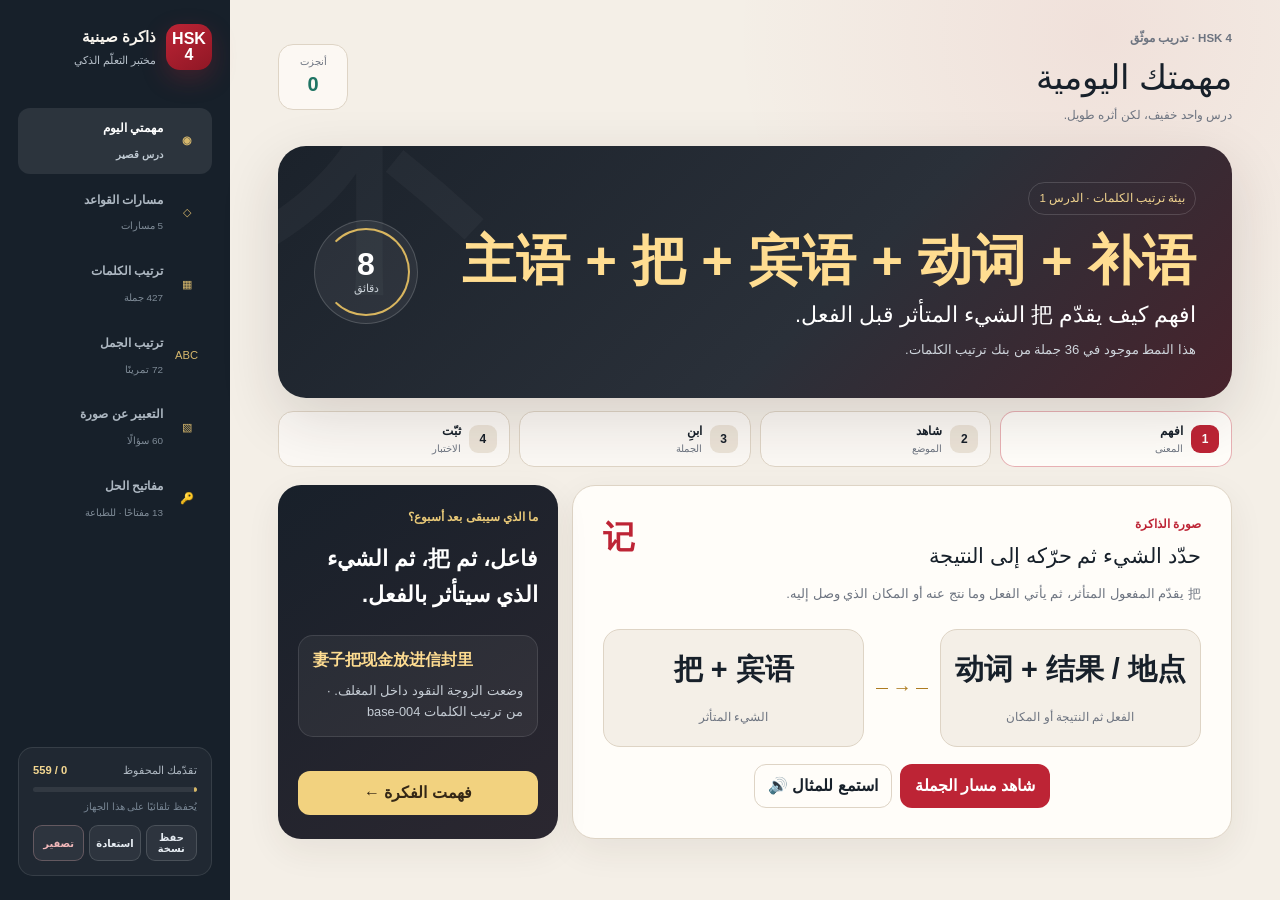
<file: index.html>
<!DOCTYPE html><html lang="ar" dir="rtl"><head><meta charSet="utf-8"/><meta name="viewport" content="width=device-width, initial-scale=1"/><link rel="stylesheet" href="./_next/static/css/index.BV2gmg-s.css" data-rsc-css-href="./_next/static/css/index.BV2gmg-s.css" data-precedence="vite-rsc/importer-resources"/><link rel="modulepreload" fetchPriority="low" href="./_next/static/chunks/index-CeRPbLb-.js"/><script src="./_next/static/chunks/rolldown-runtime-C60lm6uB.js" type="module" async=""></script><script src="./_next/static/chunks/framework-BgSIrAUN.js" type="module" async=""></script><link rel="modulepreload" href="./_next/static/chunks/layout-segment-context-CZXZsUiB.js" crossorigin=""/><link rel="modulepreload" href="./_next/static/chunks/LearningLab-D4X5oiQO.js" crossorigin=""/><script>Object.assign(((self[Symbol.for("vinext.navigationRuntime")]??={bootstrap:{routeManifest:null},functions:{}}).bootstrap.rsc??={rsc:[]}),{params:{},nav:{"pathname":"/","searchParams":[]}})</script><link rel="modulepreload" href="./_next/static/chunks/index-CeRPbLb-.js" />
</head><body><main class="app-shell"><aside class="side-rail"><div class="brand-lockup"><div class="brand-seal">HSK<br/>4</div><div><strong>ذاكرة صينية</strong><span>مختبر التعلّم الذكي</span></div></div><nav class="main-nav" aria-label="التنقل الرئيسي"><button class="nav-item active" type="button"><span>◉</span><b>مهمتي اليوم</b><small>درس قصير</small></button><button class="nav-item " type="button"><span>◇</span><b>مسارات القواعد</b><small>5 مسارات</small></button><button class="nav-item " type="button"><span>▦</span><b>ترتيب الكلمات</b><small>427 جملة</small></button><button class="nav-item " type="button"><span>ABC</span><b>ترتيب الجمل</b><small>72 تمرينًا</small></button><button class="nav-item " type="button"><span>▧</span><b>التعبير عن صورة</b><small>60 سؤالًا</small></button><button class="nav-item " type="button"><span>🔑</span><b>مفاتيح الحل</b><small>13 مفتاحًا · للطباعة</small></button></nav><div class="side-progress"><div><span>تقدّمك المحفوظ</span><strong>0<!-- --> / <!-- -->559</strong></div><div class="side-meter"><i style="width:2%"></i></div><small>يُحفظ تلقائيًا على هذا الجهاز</small><div class="backup-row"><button type="button" title="نزّل ملف نسخة احتياطية من تقدّمك">حفظ نسخة</button><button type="button" title="استعد تقدّمك من ملف نسخة احتياطية">استعادة</button><button type="button" class="danger" title="حذف التقدّم المحفوظ على هذا الجهاز">تصفير</button></div><input class="visually-hidden-input" type="file" accept="application/json,.json"/></div></aside><section class="workspace"><header class="workspace-top"><div><p class="eyebrow">HSK 4 · تدريب موثّق</p><h1>مهمتك اليومية</h1><p>درس واحد خفيف، لكن أثره طويل.</p></div><div class="top-score"><span>أنجزت</span><strong>0</strong></div></header><section class="view-panel"><section class="lesson-hero"><div class="hero-copy"><div class="lesson-chip">بيئة ترتيب الكلمات · الدرس 1</div><p class="hero-zh" lang="zh-CN">主语 + 把 + 宾语 + 动词 + 补语</p><h2>افهم كيف يقدّم <span lang="zh-CN">把</span> الشيء المتأثر قبل الفعل.</h2><p>هذا النمط موجود في <!-- -->36<!-- --> جملة من بنك ترتيب الكلمات.</p></div><div class="mission-ring" aria-label="مدة المهمة ثماني دقائق"><strong>8</strong><span>دقائق</span></div></section><div class="stage-strip" role="tablist" aria-label="مراحل التعلم"><button class="stage active" type="button" role="tab" aria-selected="true"><span>1</span><strong>افهم</strong><small>المعنى</small></button><button class="stage " type="button" role="tab" aria-selected="false"><span>2</span><strong>شاهد</strong><small>الموضع</small></button><button class="stage " type="button" role="tab" aria-selected="false"><span>3</span><strong>ابنِ</strong><small>الجملة</small></button><button class="stage " type="button" role="tab" aria-selected="false"><span>4</span><strong>ثبّت</strong><small>الاختبار</small></button></div><section class="learning-grid lesson-stage-panel"><article class="concept-card"><div class="card-heading"><div><p class="eyebrow red">صورة الذاكرة</p><h2>حدّد الشيء ثم حرّكه إلى النتيجة</h2></div><span class="memory-mark">记</span></div><p class="concept-intro"><span lang="zh-CN">把</span> يقدّم المفعول المتأثر، ثم يأتي الفعل وما نتج عنه أو المكان الذي وصل إليه.</p><div class="meaning-bridge" data-playing="false"><div class="bridge-part first"><strong lang="zh-CN">把 + 宾语</strong><span>الشيء المتأثر</span></div><div class="bridge-link" aria-hidden="true"><i></i><b>→</b><i></i></div><div class="bridge-part second"><strong lang="zh-CN">动词 + 结果 / 地点</strong><span>الفعل ثم النتيجة أو المكان</span></div></div><div class="action-row"><button class="primary-action" type="button">شاهد مسار الجملة</button><button class="secondary-action" type="button">استمع للمثال 🔊</button></div></article><aside class="memory-side"><p class="eyebrow gold">ما الذي سيبقى بعد أسبوع؟</p><blockquote>فاعل، ثم <span lang="zh-CN">把</span>، ثم الشيء الذي سيتأثر بالفعل.</blockquote><div class="micro-example"><span lang="zh-CN">妻子把现金放进信封里</span><small>وضعت الزوجة النقود داخل المغلف. · من ترتيب الكلمات base-004</small></div><button class="quiet-action" type="button">فهمت الفكرة ←</button></aside></section></section><nav class="mobile-nav" aria-label="التنقل على الهاتف"><button type="button" class="active"><span>◉</span>مهمتي اليوم</button><button type="button" class=""><span>◇</span>مسارات القواعد</button><button type="button" class=""><span>▦</span>ترتيب الكلمات</button><button type="button" class=""><span>ABC</span>ترتيب الجمل</button><button type="button" class=""><span>▧</span>التعبير عن صورة</button><button type="button" class=""><span>🔑</span>مفاتيح الحل</button></nav></section></main><!--$--><!--/$--><div hidden=""><!--$--><div hidden=""><title>ذاكرة صينية · مختبر HSK4</title><meta name="description" content="تعلّم قواعد HSK4 بمهام قصيرة، حركة تعليمية، واسترجاع نشط."><meta property="og:title" content="ذاكرة صينية · مختبر HSK4"><meta property="og:description" content="تعلّم قواعد HSK4 بمهام قصيرة، حركة تعليمية، واسترجاع نشط."><meta property="og:type" content="website"><meta property="og:locale" content="ar_AR"><meta property="og:image" content="http://localhost:3000/og.png"><meta property="og:image:width" content="1536"><meta property="og:image:height" content="1024"><meta property="og:image:alt" content="ذاكرة صينية — مختبر HSK4"><meta name="twitter:card" content="summary_large_image"><meta name="twitter:title" content="ذاكرة صينية · مختبر HSK4"><meta name="twitter:description" content="تعلّم قواعد HSK4 بمهام قصيرة، حركة تعليمية، واسترجاع نشط."><meta name="twitter:image" content="http://localhost:3000/og.png"></div><!--/$--></div><script type="module" src="./_next/static/chunks/index-CeRPbLb-.js" id="_R_" async=""></script><script>((self[Symbol.for("vinext.navigationRuntime")]??={bootstrap:{routeManifest:null},functions:{}}).bootstrap.rsc??={rsc:[]}).rsc.push("4:I[\"8c0f216c4604\",[],\"Children\",1]\n")</script><script>((self[Symbol.for("vinext.navigationRuntime")]??={bootstrap:{routeManifest:null},functions:{}}).bootstrap.rsc??={rsc:[]}).rsc.push("5:I[\"593f344dc510\",[],\"GlobalErrorBoundary\",1]\n")</script><script>((self[Symbol.for("vinext.navigationRuntime")]??={bootstrap:{routeManifest:null},functions:{}}).bootstrap.rsc??={rsc:[]}).rsc.push("6:I[\"0b874ad30386\",[],\"default\",1]\n")</script><script>((self[Symbol.for("vinext.navigationRuntime")]??={bootstrap:{routeManifest:null},functions:{}}).bootstrap.rsc??={rsc:[]}).rsc.push("7:I[\"593f344dc510\",[],\"ErrorBoundary\",1]\n")</script><script>((self[Symbol.for("vinext.navigationRuntime")]??={bootstrap:{routeManifest:null},functions:{}}).bootstrap.rsc??={rsc:[]}).rsc.push("8:I[\"15c18cfaeeff\",[],\"LayoutSegmentProvider\",1]\n")</script><script>((self[Symbol.for("vinext.navigationRuntime")]??={bootstrap:{routeManifest:null},functions:{}}).bootstrap.rsc??={rsc:[]}).rsc.push("9:I[\"8c0f216c4604\",[],\"Slot\",1]\n")</script><script>((self[Symbol.for("vinext.navigationRuntime")]??={bootstrap:{routeManifest:null},functions:{}}).bootstrap.rsc??={rsc:[]}).rsc.push("a:I[\"9276801271d6\",[],\"AppRouterScrollTarget\",1]\n")</script><script>((self[Symbol.for("vinext.navigationRuntime")]??={bootstrap:{routeManifest:null},functions:{}}).bootstrap.rsc??={rsc:[]}).rsc.push("b:I[\"593f344dc510\",[],\"RedirectBoundary\",1]\n")</script><script>((self[Symbol.for("vinext.navigationRuntime")]??={bootstrap:{routeManifest:null},functions:{}}).bootstrap.rsc??={rsc:[]}).rsc.push("c:\"$Sreact.suspense\"\n")</script><script>((self[Symbol.for("vinext.navigationRuntime")]??={bootstrap:{routeManifest:null},functions:{}}).bootstrap.rsc??={rsc:[]}).rsc.push(":HL[\"./_next/static/css/index.BV2gmg-s.css\",\"style\"     ]\n")</script><script>((self[Symbol.for("vinext.navigationRuntime")]??={bootstrap:{routeManifest:null},functions:{}}).bootstrap.rsc??={rsc:[]}).rsc.push("0:{\"__route\":\"route:/\",\"__interceptionContext\":null,\"__layoutIds\":[\"layout:/\"],\"__rootLayout\":\"/\",\"__sourcePage\":\"/page\",\"__vinext_streaming_metadata_body:route:/\":\"$L1\",\"__vinext_streaming_metadata_outlet:route:/\":\"$L2\",\"page:/\":\"$L3\",\"layout:/\":[[[[\"$\",\"link\",\"css:/_next/static/css/index.BV2gmg-s.css\",{\"rel\":\"stylesheet\",\"precedence\":\"vite-rsc/importer-resources\",\"href\":\"./_next/static/css/index.BV2gmg-s.css\",\"data-rsc-css-href\":\"./_next/static/css/index.BV2gmg-s.css\"}],\"$undefined\"],[\"$\",\"html\",null,{\"lang\":\"ar\",\"dir\":\"rtl\",\"children\":[\"$\",\"body\",null,{\"children\":[\"$\",\"$L4\",null,{}]}]}]],null],\"route:/\":[[[\"$\",\"meta\",null,{\"charSet\":\"utf-8\"}],null,[[\"$\",\"meta\",\"0\",{\"name\":\"viewport\",\"content\":\"width=device-width, initial-scale=1\"}]]],[\"$\",\"$L5\",null,{\"fallback\":\"$6\",\"children\":[\"$\",\"$L7\",null,{\"fallback\":\"$6\",\"children\":[\"$\",\"$L8\",null,{\"providerId\":\"layout:/\",\"segmentMap\":{\"children\":[]},\"children\":[\"$\",\"$L9\",null,{\"id\":\"layout:/\",\"parallelSlots\":\"$undefined\",\"children\":[\"$\",\"$La\",null,{\"children\":[\"$\",\"$Lb\",null,{\"children\":[[\"$\",\"$L8\",null,{\"providerId\":\"page:/\",\"segmentMap\":{\"children\":[\"__PAGE__\"]},\"children\":[\"$\",\"$L9\",null,{\"id\":\"page:/\"}]}],[\"$\",\"$c\",null,{\"fallback\":null,\"children\":[\"$\",\"$L9\",null,{\"id\":\"__vinext_streaming_metadata_outlet:route:/\"}]}]]}]}]}]}]}]}],null,[\"$\",\"div\",null,{\"hidden\":true,\"children\":[\"$\",\"$c\",null,{\"fallback\":null,\"children\":[\"$\",\"$L9\",null,{\"id\":\"__vinext_streaming_metadata_body:route:/\"}]}]}]],\"__layoutFlags\":{\"layout:/\":\"s\"},\"__artifactCompatibility\":{\"schemaVersion\":1,\"graphVersion\":\"app-route-graph:1177fd80f83fa7b0\",\"deploymentVersion\":\"ac00978f-b601-4481-be9b-ced32824e0b5\",\"appElementsSchemaVersion\":1,\"rscPayloadSchemaVersion\":1,\"rootBoundaryId\":\"/\",\"renderEpoch\":null},\"__renderObservation\":{\"schemaVersion\":1,\"output\":{\"kind\":\"app-rsc\",\"mountedSlotsFingerprint\":null,\"renderEpoch\":null,\"rootBoundaryId\":\"/\",\"routeId\":\"route:/\"},\"completeness\":\"partial\",\"boundaryOutcome\":{\"kind\":\"unknown\"},\"requestApis\":[{\"kind\":\"connection\",\"status\":\"unknown\"},{\"kind\":\"cookies\",\"status\":\"unknown\"},{\"kind\":\"draftMode\",\"status\":\"unknown\"},{\"kind\":\"headers\",\"status\":\"observed\"},{\"kind\":\"params\",\"status\":\"unknown\"},{\"kind\":\"searchParams\",\"status\":\"unknown\"}],\"dynamicFetches\":[],\"cacheTags\":[\"/\",\"_N_T_/\",\"_N_T_/index\",\"_N_T_/layout\",\"_N_T_/page\"],\"pathTags\":[\"/\"],\"cacheability\":\"unknown\",\"downgrade\":{\"target\":\"freshRender\",\"reasons\":[{\"code\":\"CP_DOWNGRADE_CACHEABILITY_UNKNOWN\",\"target\":\"freshRender\"},{\"code\":\"CP_DOWNGRADE_INCOMPLETE_OBSERVATION\",\"completeness\":\"partial\",\"target\":\"freshRender\"},{\"code\":\"CP_DOWNGRADE_UNKNOWN_REQUEST_API\",\"requestApi\":\"connection\",\"target\":\"freshRender\"},{\"code\":\"CP_DOWNGRADE_UNKNOWN_REQUEST_API\",\"requestApi\":\"cookies\",\"target\":\"freshRender\"},{\"code\":\"CP_DOWNGRADE_UNKNOWN_REQUEST_API\",\"requestApi\":\"draftMode\",\"target\":\"freshRender\"},{\"code\":\"CP_DOWNGRADE_PRIVATE_REQUEST_API\",\"requestApi\":\"headers\",\"target\":\"private\"},{\"code\":\"CP_DOWNGRADE_UNKNOWN_REQUEST_API\",\"requestApi\":\"params\",\"target\":\"freshRender\"},{\"code\":\"CP_DOWNGRADE_UNKNOWN_REQUEST_API\",\"requestApi\":\"searchParams\",\"target\":\"freshRender\"}],\"fallback\":{\"kind\":\"breakerFallback\",\"code\":\"CP_PRIVATE_DYNAMIC_DOWNGRADE\",\"mode\":\"renderFresh\",\"scope\":\"affectedOutput\",\"fields\":{\"reasonCodes\":[\"CP_DOWNGRADE_CACHEABILITY_UNKNOWN\",\"CP_DOWNGRADE_INCOMPLETE_OBSERVATION\",\"CP_DOWNGRADE_UNKNOWN_REQUEST_API\",\"CP_DOWNGRADE_UNKNOWN_REQUEST_API\",\"CP_DOWNGRADE_UNKNOWN_REQUEST_API\",\"CP_DOWNGRADE_PRIVATE_REQUEST_API\",\"CP_DOWNGRADE_UNKNOWN_REQUEST_API\",\"CP_DOWNGRADE_UNKNOWN_REQUEST_API\"],\"target\":\"freshRender\"}},\"isPublicCacheCandidate\":false}}}\n")</script><script>((self[Symbol.for("vinext.navigationRuntime")]??={bootstrap:{routeManifest:null},functions:{}}).bootstrap.rsc??={rsc:[]}).rsc.push("1:[\"$\",\"div\",null,{\"hidden\":true,\"dangerouslySetInnerHTML\":{\"__html\":\"\u003ctitle\u003eذاكرة صينية · مختبر HSK4\u003c/title\u003e\u003cmeta name=\\\"description\\\" content=\\\"تعلّم قواعد HSK4 بمهام قصيرة، حركة تعليمية، واسترجاع نشط.\\\"\u003e\u003cmeta property=\\\"og:title\\\" content=\\\"ذاكرة صينية · مختبر HSK4\\\"\u003e\u003cmeta property=\\\"og:description\\\" content=\\\"تعلّم قواعد HSK4 بمهام قصيرة، حركة تعليمية، واسترجاع نشط.\\\"\u003e\u003cmeta property=\\\"og:type\\\" content=\\\"website\\\"\u003e\u003cmeta property=\\\"og:locale\\\" content=\\\"ar_AR\\\"\u003e\u003cmeta property=\\\"og:image\\\" content=\\\"http://localhost:3000/og.png\\\"\u003e\u003cmeta property=\\\"og:image:width\\\" content=\\\"1536\\\"\u003e\u003cmeta property=\\\"og:image:height\\\" content=\\\"1024\\\"\u003e\u003cmeta property=\\\"og:image:alt\\\" content=\\\"ذاكرة صينية — مختبر HSK4\\\"\u003e\u003cmeta name=\\\"twitter:card\\\" content=\\\"summary_large_image\\\"\u003e\u003cmeta name=\\\"twitter:title\\\" content=\\\"ذاكرة صينية · مختبر HSK4\\\"\u003e\u003cmeta name=\\\"twitter:description\\\" content=\\\"تعلّم قواعد HSK4 بمهام قصيرة، حركة تعليمية، واسترجاع نشط.\\\"\u003e\u003cmeta name=\\\"twitter:image\\\" content=\\\"http://localhost:3000/og.png\\\"\u003e\"}}]\n")</script><script>((self[Symbol.for("vinext.navigationRuntime")]??={bootstrap:{routeManifest:null},functions:{}}).bootstrap.rsc??={rsc:[]}).rsc.push("2:null\n")</script><script>((self[Symbol.for("vinext.navigationRuntime")]??={bootstrap:{routeManifest:null},functions:{}}).bootstrap.rsc??={rsc:[]}).rsc.push("d:I[\"2ab3307361ae\",[],\"default\",1]\n")</script><script>((self[Symbol.for("vinext.navigationRuntime")]??={bootstrap:{routeManifest:null},functions:{}}).bootstrap.rsc??={rsc:[]}).rsc.push("3:[\"$\",\"$Ld\",null,{}]\n")</script><script>Object.assign(((self[Symbol.for("vinext.navigationRuntime")]??={bootstrap:{routeManifest:null},functions:{}}).bootstrap.rsc??={rsc:[]}),{"initialCacheKind":"dynamic"});((self[Symbol.for("vinext.navigationRuntime")]??={bootstrap:{routeManifest:null},functions:{}}).bootstrap.rsc??={rsc:[]}).done=true</script></body></html>
</file>
